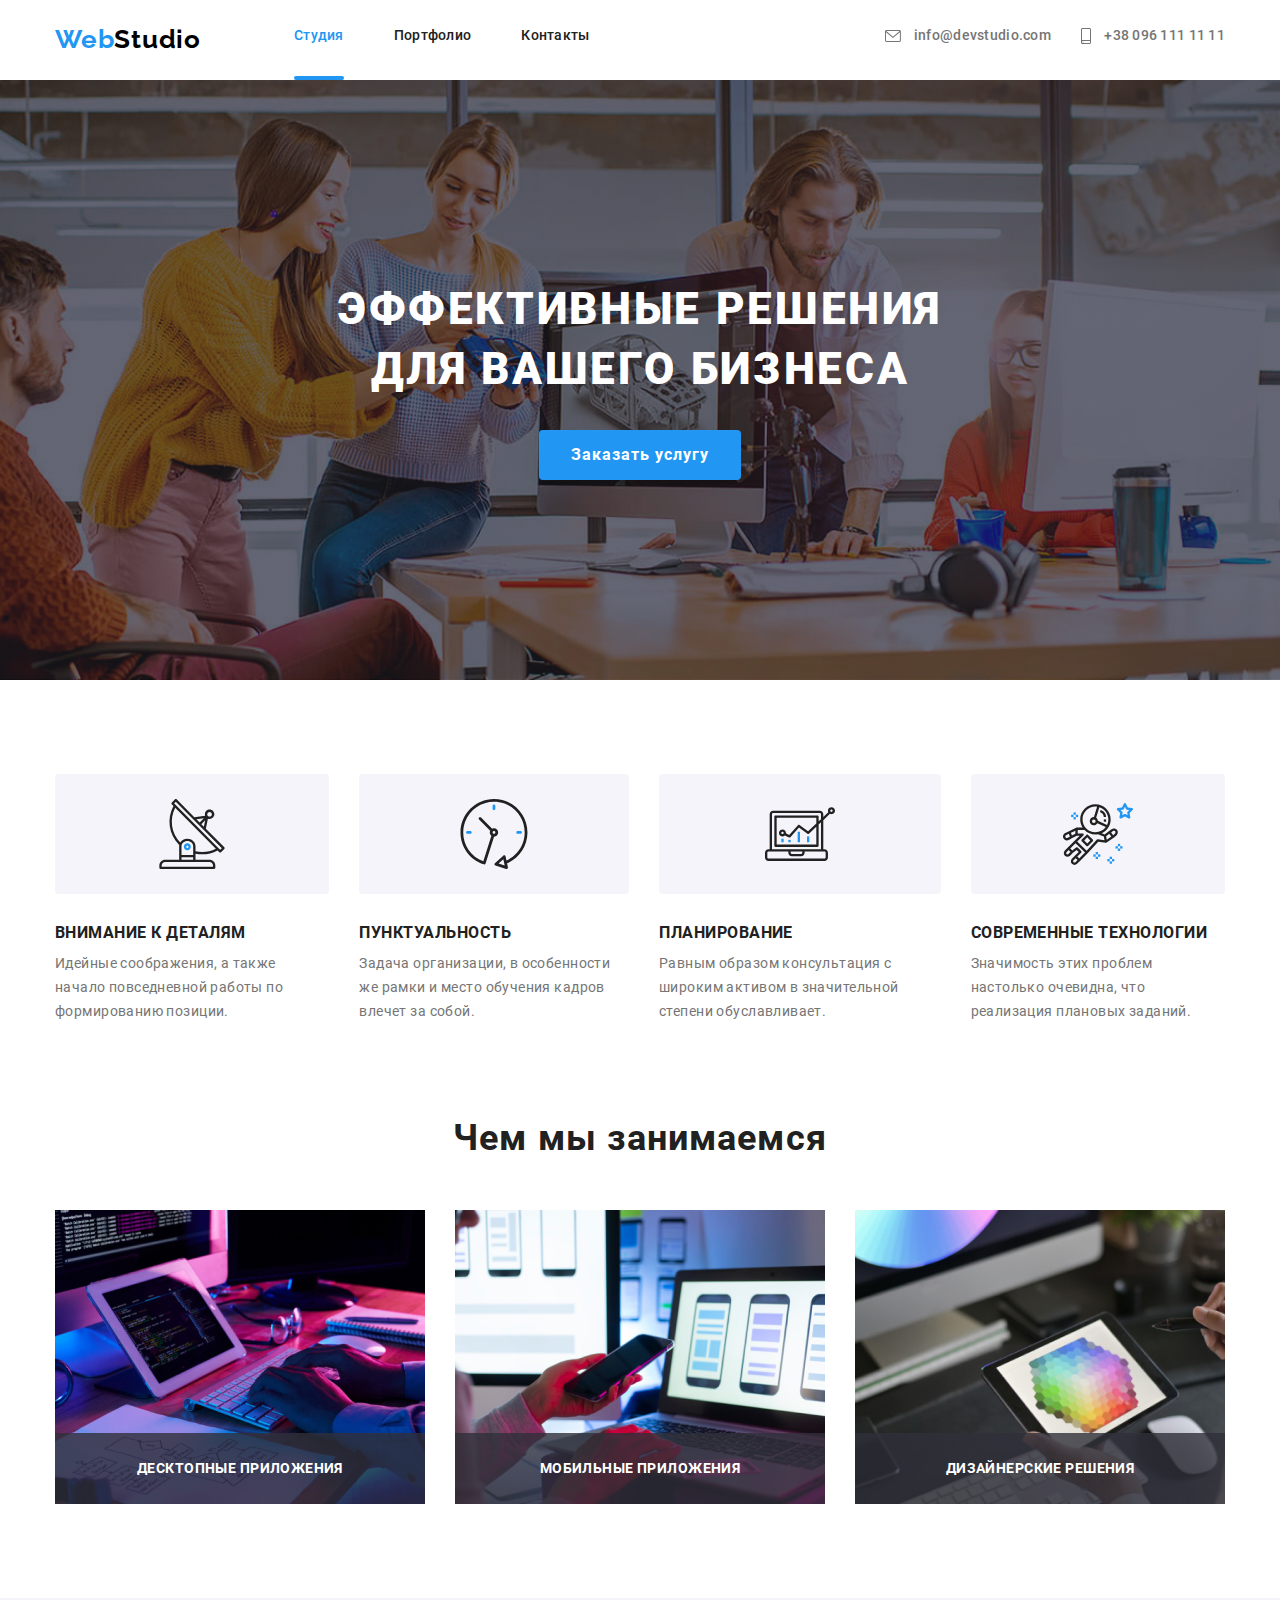
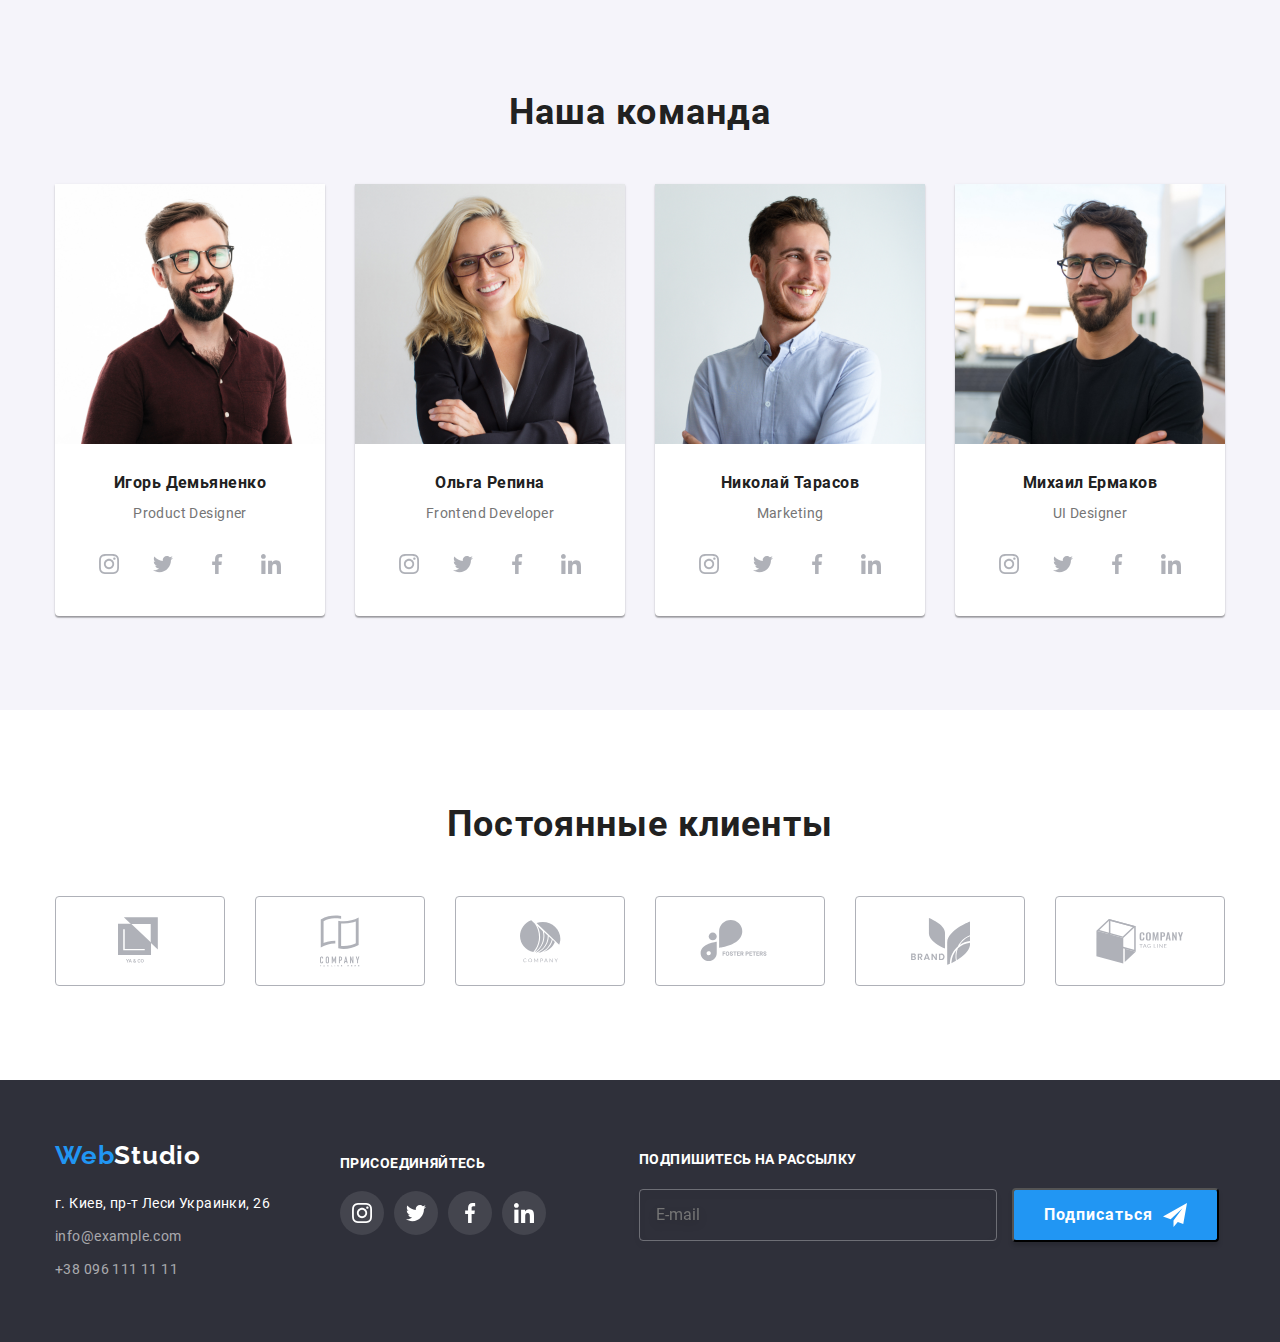
<file: index.html>
<!DOCTYPE html>
<html lang="ru">
  <head>
    <meta charset="UTF-8" />
    <meta name="viewport" content="width=device-width>, initial-scale=1.0" />
    <title>WebStudio</title>
    <link href="https://fonts.googleapis.com/css2?family=Raleway:wght@700&display=swap" rel="stylesheet" />
    <link
      rel="stylesheet"
      href="https://cdnjs.cloudflare.com/ajax/libs/modern-normalize/1.0.0/modern-normalize.min.css"
    />
    <link rel="stylesheet" href="./css/styles.css" />
  </head>
  <body>
    <header class="header">
      <div class="container header-container">
        <nav class="navigation">
          <a href="./index.html" class="logo"> <span class="logo-web">Web</span>Studio</a>
          <ul class="list menu">
            <li class="menu-item">
              <a href="./index.html" class="link link-menu current">Студия</a>
            </li>
            <li class="menu-item">
              <a href="./portfolio.html" class="link link-menu">Портфолио</a>
            </li>
            <li class="menu-item">
              <a href="#" class="link link-menu">Контакты</a>
            </li>
          </ul>
        </nav>
        <ul class="list header-contacts">
          <li class="header-contacts-item">
            <a href="mailto:info@devstudio.com" class="link link-menu-contacts link-mail">
              <svg class="header-icons-mail">
                <use href="./img/sprite.svg#mail-icon"></use>
              </svg>
              info@devstudio.com
            </a>
          </li>
          <li class="header-contacts-item">
            <a href="tel:+380961111111" class="link link-menu-contacts">
              <svg class="header-icons-phone">
                <use href="./img/sprite.svg#smartphone-icon"></use>
              </svg>
              +38 096 111 11 11
            </a>
          </li>
        </ul>
      </div>
    </header>
    <main>
      <section class="hero dark-bg">
        <div class="container hero-contant">
          <h1 class="page-title">Эффективные решения для вашего бизнеса</h1>
          <button class="title-button-home" type="button" data-modal-open>Заказать услугу</button>
        </div>
      </section>
      <!--our-pluses-->
      <section class="section-pluses about">
        <div class="container">
          <ul class="list flexbox">
            <li class="list-pluses">
              <h3 class="title-pluses">Внимание к деталям</h3>
              <p>Идейные соображения, а также начало повседневной работы по формированию позиции.</p>
            </li>
            <li class="list-pluses">
              <h3 class="title-pluses">Пунктуальность</h3>
              <p>Задача организации, в особенности же рамки и место обучения кадров влечет за собой.</p>
            </li>
            <li class="list-pluses">
              <h3 class="title-pluses">Планирование</h3>
              <p>Равным образом консультация с широким активом в значительной степени обуславливает.</p>
            </li>
            <li class="list-pluses">
              <h3 class="title-pluses">Современные технологии</h3>
              <p>Значимость этих проблем настолько очевидна, что реализация плановых заданий.</p>
            </li>
          </ul>
        </div>
      </section>
      <!--activity-of-the-company-->
      <section class="section activity">
        <div class="container">
          <h2 class="section-title">Чем мы занимаемся</h2>
          <ul class="list flexbox">
            <li class="activity-title">
              <h3 class="list-title">Десктопные приложения</h3>
              <img class="activity" src="img/box-1.jpg" alt="руки печатают на клавиатуре" width="370" height="294" />
            </li>
            <li class="activity-title">
              <h3 class="list-title">Мобильные приложения</h3>
              <img src="img/box-2.jpg" alt="телефон на фоне ноутбука" width="370" height="294" />
            </li>
            <li class="activity-title">
              <h3 class="list-title">Дизайнерские решения</h3>
              <img src="img/box-3.jpg" alt="спектр цветов на планшете" width="370" height="294" />
            </li>
          </ul>
        </div>
      </section>
      <!--our-team-->
      <section class="section team">
        <div class="container">
          <h2 class="section-title">Наша команда</h2>
          <ul class="list flexbox">
            <li class="team-title">
              <img src="img/igor.jpg" alt="мужчина в очках" width="270" height="260" />
              <h3 class="title-name">Игорь Демьяненко</h3>
              <p class="profession">Product Designer</p>
              <ul class="list social-icons">
                <li class="social-icons-item">
                  <a
                    class="social-icons-link"
                    href="https://instagram.com/"
                    target="_blank"
                    rel="noopener noreferer"
                    aria-label="Instagram"
                  >
                    <svg class="social-icons-svg">
                      <use href="./img/sprite.svg#instagram-icon"></use>
                    </svg>
                  </a>
                </li>
                <li class="social-icons-item">
                  <a
                    class="social-icons-link"
                    href="https://twitter.com/"
                    target="_blank"
                    rel="noopener noreferer"
                    aria-label="Twitter"
                  >
                    <svg class="social-icons-svg">
                      <use href="./img/sprite.svg#twitter-icon"></use>
                    </svg>
                  </a>
                </li>
                <li class="social-icons-item">
                  <a
                    class="social-icons-link"
                    href="https://facebook.com/"
                    target="_blank"
                    rel="noopener noreferer"
                    aria-label="Facebook"
                  >
                    <svg class="social-icons-svg">
                      <use href="./img/sprite.svg#facebook-icon"></use>
                    </svg>
                  </a>
                </li>
                <li class="social-icons-item">
                  <a
                    class="social-icons-link"
                    href="https://linkedin.com/"
                    target="_blank"
                    rel="noopener noreferer"
                    aria-label="Linkedin"
                  >
                    <svg class="social-icons-svg">
                      <use href="./img/sprite.svg#linkedin-icon"></use>
                    </svg>
                  </a>
                </li>
              </ul>
            </li>
            <li class="team-title">
              <img src="img/olga.jpg" alt="женщина в очках" width="270" height="260" />
              <h3 class="title-name">Ольга Репина</h3>
              <p class="profession">Frontend Developer</p>
              <ul class="list social-icons">
                <li class="social-icons-item">
                  <a
                    class="social-icons-link"
                    href="https://instagram.com/"
                    target="_blank"
                    rel="noopener noreferer"
                    aria-label="Instagram"
                  >
                    <svg class="social-icons-svg">
                      <use href="./img/sprite.svg#instagram-icon"></use>
                    </svg>
                  </a>
                </li>
                <li class="social-icons-item">
                  <a
                    class="social-icons-link"
                    href="https://twitter.com/"
                    target="_blank"
                    rel="noopener noreferer"
                    aria-label="Twitter"
                  >
                    <svg class="social-icons-svg">
                      <use href="./img/sprite.svg#twitter-icon"></use>
                    </svg>
                  </a>
                </li>
                <li class="social-icons-item">
                  <a
                    class="social-icons-link"
                    href="https://facebook.com/"
                    target="_blank"
                    rel="noopener noreferer"
                    aria-label="Facebook"
                  >
                    <svg class="social-icons-svg">
                      <use href="./img/sprite.svg#facebook-icon"></use>
                    </svg>
                  </a>
                </li>
                <li class="social-icons-item">
                  <a
                    class="social-icons-link"
                    href="https://linkedin.com/"
                    target="_blank"
                    rel="noopener noreferer"
                    aria-label="Linkedin"
                  >
                    <svg class="social-icons-svg">
                      <use href="./img/sprite.svg#linkedin-icon"></use>
                    </svg>
                  </a>
                </li>
              </ul>
            </li>
            <li class="team-title">
              <img src="img/nikolay.jpg" alt="улыбающийся мужщина" width="270" height="260" />
              <h3 class="title-name">Николай Тарасов</h3>
              <p class="profession">Marketing</p>
              <ul class="list social-icons">
                <li class="social-icons-item">
                  <a
                    class="social-icons-link"
                    href="https://instagram.com/"
                    target="_blank"
                    rel="noopener noreferer"
                    aria-label="Instagram"
                  >
                    <svg class="social-icons-svg">
                      <use href="./img/sprite.svg#instagram-icon"></use>
                    </svg>
                  </a>
                </li>
                <li class="social-icons-item">
                  <a
                    class="social-icons-link"
                    href="https://twitter.com/"
                    target="_blank"
                    rel="noopener noreferer"
                    aria-label="Twitter"
                  >
                    <svg class="social-icons-svg">
                      <use href="./img/sprite.svg#twitter-icon"></use>
                    </svg>
                  </a>
                </li>
                <li class="social-icons-item">
                  <a
                    class="social-icons-link"
                    href="https://facebook.com/"
                    target="_blank"
                    rel="noopener noreferer"
                    aria-label="Facebook"
                  >
                    <svg class="social-icons-svg">
                      <use href="./img/sprite.svg#facebook-icon"></use>
                    </svg>
                  </a>
                </li>
                <li class="social-icons-item">
                  <a
                    class="social-icons-link"
                    href="https://linkedin.com/"
                    target="_blank"
                    rel="noopener noreferer"
                    aria-label="Linkedin"
                  >
                    <svg class="social-icons-svg">
                      <use href="./img/sprite.svg#linkedin-icon"></use>
                    </svg>
                  </a>
                </li>
              </ul>
            </li>
            <li class="team-title">
              <img src="img/michail.jpg" alt="мужчина в очках" width="270" height="260" />
              <h3 class="title-name">Михаил Ермаков</h3>
              <p class="profession">UI Designer</p>
              <ul class="list social-icons">
                <li class="social-icons-item">
                  <a
                    class="social-icons-link"
                    href="https://instagram.com/"
                    target="_blank"
                    rel="noopener noreferer"
                    aria-label="Instagram"
                  >
                    <svg class="social-icons-svg">
                      <use href="./img/sprite.svg#instagram-icon"></use>
                    </svg>
                  </a>
                </li>
                <li class="social-icons-item">
                  <a
                    class="social-icons-link"
                    href="https://twitter.com/"
                    target="_blank"
                    rel="noopener noreferer"
                    aria-label="Twitter"
                  >
                    <svg class="social-icons-svg">
                      <use href="./img/sprite.svg#twitter-icon"></use>
                    </svg>
                  </a>
                </li>
                <li class="social-icons-item">
                  <a
                    class="social-icons-link"
                    href="https://facebook.com/"
                    target="_blank"
                    rel="noopener noreferer"
                    aria-label="Facebook"
                  >
                    <svg class="social-icons-svg">
                      <use href="./img/sprite.svg#facebook-icon"></use>
                    </svg>
                  </a>
                </li>
                <li class="social-icons-item">
                  <a
                    class="social-icons-link"
                    href="https://linkedin.com/"
                    target="_blank"
                    rel="noopener noreferer"
                    aria-label="Linkedin"
                  >
                    <svg class="social-icons-svg">
                      <use href="./img/sprite.svg#linkedin-icon"></use>
                    </svg>
                  </a>
                </li>
              </ul>
            </li>
          </ul>
        </div>
      </section>
      <section class="section customers">
        <div class="container">
          <h2 class="title section-title">Постоянные клиенты</h2>
          <ul class="list customers-list">
            <li class="customers-item">
              <a class="customers-link" href="" target="_blank" rel="noopener noreferer" aria-label="Company1">
                <svg class="customers-icons-svg customers-icons-svg1">
                  <use href="./img/sprite.svg#logo1-icon"></use>
                </svg>
              </a>
            </li>
            <li class="customers-item">
              <a class="customers-link" href="" target="_blank" rel="noopener noreferer" aria-label="Company2">
                <svg class="customers-icons-svg customers-icons-svg2">
                  <use href="./img/sprite.svg#logo2-icon"></use>
                </svg>
              </a>
            </li>
            <li class="customers-item">
              <a class="customers-link" href="" target="_blank" rel="noopener noreferer" aria-label="Company3">
                <svg class="customers-icons-svg customers-icons-svg3">
                  <use href="./img/sprite.svg#logo3-icon"></use>
                </svg>
              </a>
            </li>
            <li class="customers-item">
              <a class="customers-link" href="" target="_blank" rel="noopener noreferer" aria-label="Company4">
                <svg class="customers-icons-svg customers-icons-svg4">
                  <use href="./img/sprite.svg#logo4-icon"></use>
                </svg>
              </a>
            </li>
            <li class="customers-item">
              <a class="customers-link" href="" target="_blank" rel="noopener noreferer" aria-label="Company5">
                <svg class="customers-icons-svg customers-icons-svg5">
                  <use href="./img/sprite.svg#logo5-icon"></use>
                </svg>
              </a>
            </li>
            <li class="customers-item">
              <a class="customers-link" href="" target="_blank" rel="noopener noreferer" aria-label="Company6">
                <svg class="customers-icons-svg customers-icons-svg6">
                  <use href="./img/sprite.svg#logo6-icon"></use>
                </svg>
              </a>
            </li>
          </ul>
        </div>
      </section>
    </main>
    <!--contacts-->
    <footer class="dark-bg container-footer">
      <div class="container">
        <div>
          <a href="./index.html" class="logo-white"><span class="logo-web">Web</span>Studio</a>
          <ul class="list">
            <li class="footer-item">
              <address class="address">г. Киев, пр-т Леси Украинки, 26</address>
            </li>
            <li class="footer-item">
              <a href="mailto:info@example.com" class="link link-contacts">info@example.com</a>
            </li>
            <li class="footer-item">
              <a href="tel:+380961111111" class="link link-contacts tell">+38 096 111 11 11</a>
            </li>
          </ul>
        </div>
        <div class="footer-social">
          <h4 class="title">Присоединяйтесь</h4>
          <ul class="list social-icons">
            <li class="social-icons-item">
              <a
                class="social-icons-link footer-icons-link"
                href="https://instagram.com/"
                target="_blank"
                rel="noopener noreferer"
                aria-label="Instagram"
              >
                <svg class="social-icons-svg">
                  <use href="./img/sprite.svg#instagram-icon"></use>
                </svg>
              </a>
            </li>
            <li class="social-icons-item">
              <a
                class="social-icons-link footer-icons-link"
                href="https://twitter.com/"
                target="_blank"
                rel="noopener noreferer"
                aria-label="Twitter"
              >
                <svg class="social-icons-svg">
                  <use href="./img/sprite.svg#twitter-icon"></use>
                </svg>
              </a>
            </li>
            <li class="social-icons-item">
              <a
                class="social-icons-link footer-icons-link"
                href="https://facebook.com/"
                target="_blank"
                rel="noopener noreferer"
                aria-label="Facebook"
              >
                <svg class="social-icons-svg">
                  <use href="./img/sprite.svg#facebook-icon"></use>
                </svg>
              </a>
            </li>
            <li class="social-icons-item">
              <a
                class="social-icons-link footer-icons-link"
                href="https://linkedin.com/"
                target="_blank"
                rel="noopener noreferer"
                aria-label="Linkedin"
              >
                <svg class="social-icons-svg">
                  <use href="./img/sprite.svg#linkedin-icon"></use>
                </svg>
              </a>
            </li>
          </ul>
        </div>
        <form class="footer-newslatter">
          <span>Подпишитесь на рассылку</span>
          <input name="subscribe" type="text" placeholder="E-mail" />
          <button class="newslatter-btn">
            Подписаться
            <svg class="newslatter-btn-ico">
              <use href="./img/sprite.svg#icon-send"></use>
            </svg>
          </button>
        </form>
      </div>
    </footer>

    <div class="backdrop is-hidden" data-modal>
      <div class="modal">
        <button class="btn-close" data-modal-close>
          <svg class="btn-close-svg" width="11px" height="11px">
            <use href="./img/sprite.svg#icon-vector"></use>
          </svg>
        </button>
        <h3 class="modal-title">Оставьте свои данные, мы вам перезвоним</h3>
        <form action="">
          <div class="modal-content">
            <label class="modal-content-label">
              Имя
              <input class="modal-content-imput" type="name" name="name" />
              <svg class="modal-content-icon" width="12px" height="12px">
                <use href="./img/sprite.svg#name"></use>
              </svg>
            </label>
            <label class="modal-content-label">
              Телефон
              <input class="modal-content-imput" type="tell" name="phone" />
              <svg class="modal-content-icon" width="13px" height="13px">
                <use href="./img/sprite.svg#tell"></use>
              </svg>
            </label>
            <label class="modal-content-label">
              Почта
              <input class="modal-content-imput" type="mail" name="mail" />
              <svg class="modal-content-icon" width="18px" height="15px">
                <use href="./img/sprite.svg#mail"></use>
              </svg>
            </label>
            <label class="modal-content-label">
              Комментарий
              <textarea
                class="modal-content-imput coments"
                name="user-comments"
                rows="10"
                placeholder="Введите текст"
              ></textarea>
            </label>
            <label class="modal-content-check">
              <input class="modal-input-check visually-hidden" type="checkbox" name="user-contract" />
              <a class="modal-link" href="#">Условия договора</a>
              Соглашаюсь с рассылкой и принимаю
              <span class="input-check-castom">
                <svg width="14px" height="13px">
                  <use href="./img/sprite.svg#done"></use>
                </svg>
              </span>
            </label>

            <button class="modal-content-button" type="submit">Отправить</button>
          </div>
        </form>
      </div>
    </div>
    <script src="./js/modal.js"></script>
  </body>
</html>
</file>
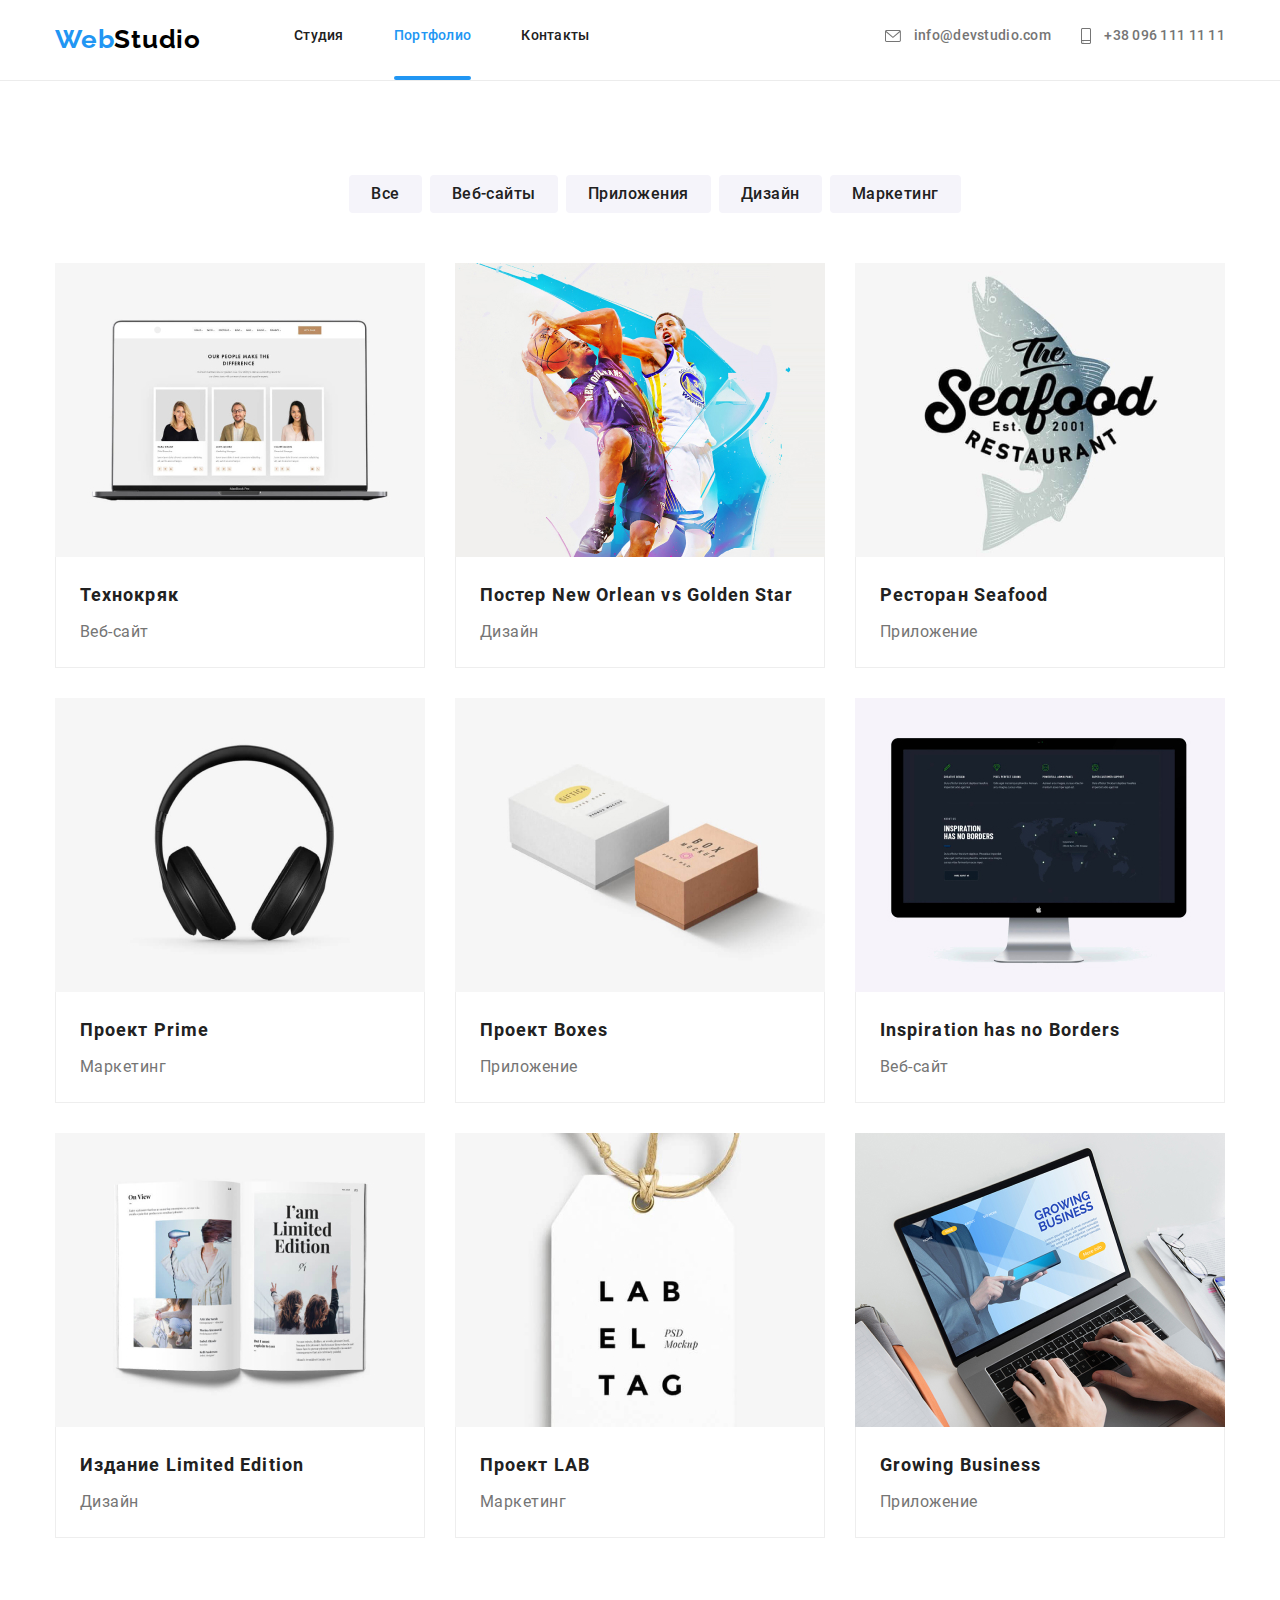
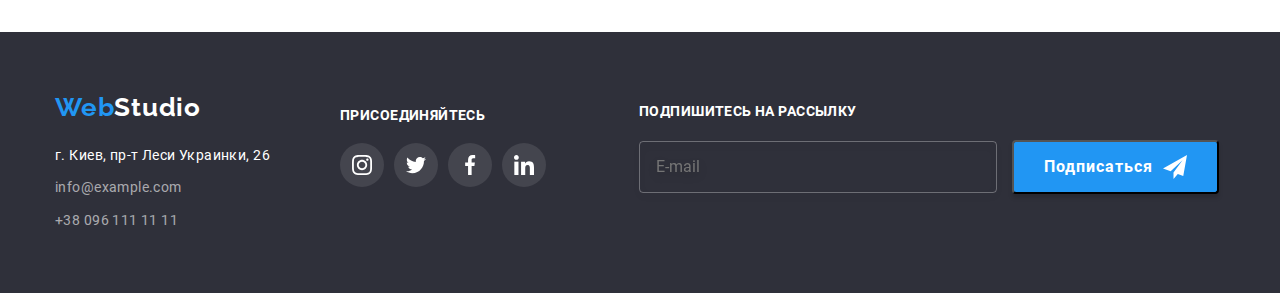
<file: portfolio.html>
<!DOCTYPE html>
<html lang="ru">
  <head>
    <meta charset="UTF-8" />
    <meta name="viewport" content="width=device-width, initial-scale=1.0" />
    <title>WebStudio</title>
    <link href="https://fonts.googleapis.com/css2?family=Raleway:wght@700&display=swap" rel="stylesheet" />
    <link
      rel="stylesheet"
      href="https://cdnjs.cloudflare.com/ajax/libs/modern-normalize/1.0.0/modern-normalize.min.css"
    />
    <link rel="stylesheet" href="./css/styles.css" />
  </head>
  <body>
    <header class="header-line">
      <div class="container header-container">
        <nav class="navigation">
          <a href="./index.html" class="logo"><span class="logo-web">Web</span>Studio</a>
          <ul class="list menu">
            <li class="menu-item">
              <a href="./index.html" class="link link-menu">Студия</a>
            </li>
            <li class="menu-item">
              <a href="./portfolio.html" class="link link-menu current">Портфолио</a>
            </li>
            <li class="menu-item">
              <a href="#" class="link link-menu">Контакты</a>
            </li>
          </ul>
        </nav>
        <ul class="list navigation">
          <li class="header-contacts-item">
            <a href="mailto:info@devstudio.com" class="link link-menu-contacts link-mail">
              <svg class="header-icons-mail">
                <use href="./img/sprite.svg#mail-icon"></use>
              </svg>
              info@devstudio.com
            </a>
          </li>
          <li class="header-contacts-item">
            <a href="tel:+380961111111" class="link link-menu-contacts">
              <svg class="header-icons-phone">
                <use href="./img/sprite.svg#smartphone-icon"></use>
              </svg>
              +38 096 111 11 11
            </a>
          </li>
        </ul>
      </div>
    </header>
    <main>
      <section class="container portfolio">
        <div class="container portfolio-nav">
          <h1 class="title section-title visually-hidden">Портфолио</h1>
          <ul class="list portfolio-menu">
            <li class="potfolio-menu-item">
              <button class="title-button" type="button">Все</button>
            </li>
            <li class="potfolio-menu-item">
              <button class="title-button" type="button">Веб-сайты</button>
            </li>
            <li class="potfolio-menu-item">
              <button class="title-button" type="button">Приложения</button>
            </li>
            <li class="potfolio-menu-item">
              <button class="title-button" type="button">Дизайн</button>
            </li>
            <li class="potfolio-menu-item">
              <button class="title-button" type="button">Маркетинг</button>
            </li>
          </ul>
        </div>
      </section>
      <section class="raboty">
        <div class="container">
          <ul class="list portfolio-menu-list">
            <li class="portfolio-item">
              <a href="" class="project-link">
                <div class="project-card-overlay">
                  <img class="portfolio-photo" src="img/img-1.jpg" alt="открытый ноутбук" width="370" />
                  <p class="project-title-description">
                    Технокряк это современная площадка распространения коронавируса. Компании используют эту платформу
                    для цифрового шпионажа и атак на защищённые сервера конкурентов.
                  </p>
                </div>
                <div class="portfolio-text">
                  <h3 class="title-portfolio">Технокряк</h3>
                  <p class="title-description">Веб-сайт</p>
                </div>
              </a>
            </li>
            <li class="portfolio-item">
              <a href="" class="project-link">
                <div class="project-card-overlay">
                  <img class="portfolio-photo" src="img/img-2.jpg" alt="два баскетболиста" width="370" />
                  <p class="project-title-description">
                    Lorem ipsum, dolor sit amet consectetur adipisicing elit. Velit asperiores unde consectetur
                    recusandae iste at sapiente doloribus hic, rem molestiae nobis porro quidem nam nostrum,
                    necessitatibus deserunt tempora, repellat quisquam.
                  </p>
                </div>
                <div class="portfolio-text">
                  <h3 class="title-portfolio">Постер New Orlean vs Golden Star</h3>
                  <p class="title-description">Дизайн</p>
                </div>
              </a>
            </li>
            <li class="portfolio-item">
              <a href="" class="project-link">
                <div class="project-card-overlay">
                  <img class="portfolio-photo" src="img/img-3.jpg" alt="логотип ресторана" width="370" />
                  <p class="project-title-description">
                    Lorem ipsum dolor sit amet, consectetur adipisicing elit. Aperiam expedita quo animi soluta ipsam,
                    voluptatem dicta, in exercitationem fuga id possimus ab adipisci molestiae, eum quae odit dolorem
                    provident distinctio.
                  </p>
                </div>
                <div class="portfolio-text">
                  <h3 class="title-portfolio">Ресторан Seafood</h3>
                  <p class="title-description">Приложение</p>
                </div>
              </a>
            </li>
            <li class="portfolio-item">
              <a href="" class="project-link">
                <div class="project-card-overlay">
                  <img class="portfolio-photo" src="img/img-4.jpg" alt="наушники" width="370" />
                  <p class="project-title-description">
                    Lorem ipsum dolor sit amet consectetur adipisicing elit. Totam quod expedita vitae facilis aliquid
                    impedit voluptas? Doloremque error odit laborum! Neque, cum eaque nam hic doloremque laudantium
                    porro temporibus iusto.
                  </p>
                </div>
                <div class="portfolio-text">
                  <h3 class="title-portfolio">Проект Prime</h3>
                  <p class="title-description">Маркетинг</p>
                </div>
              </a>
            </li>
            <li class="portfolio-item">
              <a href="" class="project-link">
                <div class="project-card-overlay">
                  <img class="portfolio-photo" src="img/img-5.jpg" alt="две коробки" width="370" />
                  <p class="project-title-description">
                    Lorem ipsum dolor sit amet consectetur adipisicing elit. Consequuntur reiciendis nemo sapiente
                    ipsum, quo ducimus tempora illum explicabo pariatur! Natus iusto harum recusandae magnam perferendis
                    quo beatae eius possimus sit?
                  </p>
                </div>
                <div class="portfolio-text">
                  <h3 class="title-portfolio">Проект Boxes</h3>
                  <p class="title-description">Приложение</p>
                </div>
              </a>
            </li>
            <li class="portfolio-item">
              <a href="" class="project-link">
                <div class="project-card-overlay">
                  <img class="portfolio-photo" src="img/img-6.jpg" alt="монитор" width="370" />
                  <p class="project-title-description">
                    Lorem ipsum dolor sit amet consectetur adipisicing elit. At deleniti quibusdam tenetur, quidem,
                    autem rem magni unde distinctio possimus ex molestias libero hic doloremque perspiciatis ad, dolores
                    quasi aut repudiandae.
                  </p>
                </div>
                <div class="portfolio-text">
                  <h3 class="title-portfolio">Inspiration has no Borders</h3>
                  <p class="title-description">Веб-сайт</p>
                </div>
              </a>
            </li>
            <li class="portfolio-item">
              <a href="" class="project-link">
                <div class="project-card-overlay">
                  <img class="portfolio-photo" src="img/img-7.jpg" alt="развернутый журнал" width="370" />
                  <p class="project-title-description">
                    Lorem ipsum dolor sit amet consectetur adipisicing elit. Reprehenderit id ipsam in quos vero dolorem
                    excepturi expedita rerum aut, dicta voluptates commodi culpa eveniet laudantium harum porro
                    architecto, laborum sint?
                  </p>
                </div>
                <div class="portfolio-text">
                  <h3 class="title-portfolio">Издание Limited Edition</h3>
                  <p class="title-description">Дизайн</p>
                </div>
              </a>
            </li>
            <li class="portfolio-item">
              <a href="" class="project-link">
                <div class="project-card-overlay">
                  <img class="portfolio-photo" src="img/img-8.jpg" alt="этикетка" width="370" />
                  <p class="project-title-description">
                    Lorem ipsum dolor sit amet, consectetur adipisicing elit. Est sunt iste autem incidunt sit non amet
                    repellat quidem debitis dolorem magnam aliquid qui, placeat officia delectus odio enim beatae
                    numquam?
                  </p>
                </div>
                <div class="portfolio-text">
                  <h3 class="title-portfolio">Проект LAB</h3>
                  <p class="title-description">Маркетинг</p>
                </div>
              </a>
            </li>
            <li class="portfolio-item">
              <a href="" class="project-link">
                <div class="project-card-overlay">
                  <img class="portfolio-photo" src="img/img-9.jpg" alt="руки на клавиатуре ноутбука" width="370" />
                  <p class="project-title-description">
                    Lorem ipsum dolor sit amet consectetur adipisicing elit. Adipisci iste nulla fugiat? Sed, enim
                    veniam cumque iste distinctio architecto id ad fugiat repellendus aperiam qui eos illum, eum quia?
                    Perspiciatis.
                  </p>
                </div>
                <div class="portfolio-text">
                  <h3 class="title-portfolio">Growing Business</h3>
                  <p class="title-description">Приложение</p>
                </div>
              </a>
            </li>
          </ul>
        </div>
      </section>
    </main>
    <footer class="dark-bg container-footer">
      <div class="container">
        <div>
          <a href="./index.html" class="logo-white"><span class="logo-web">Web</span>Studio</a>
          <ul class="list">
            <li class="footer-item">
              <address class="address">г. Киев, пр-т Леси Украинки, 26</address>
            </li>
            <li class="footer-item">
              <a href="mailto:info@example.com" class="link link-contacts">info@example.com</a>
            </li>
            <li class="footer-item">
              <a href="tel:+380961111111" class="link link-contacts">+38 096 111 11 11</a>
            </li>
          </ul>
        </div>
        <div class="footer-social">
          <h4 class="title">Присоединяйтесь</h4>
          <ul class="list social-icons">
            <li class="social-icons-item">
              <a
                class="social-icons-link footer-icons-link"
                href="https://instagram.com/"
                target="_blank"
                rel="noopener noreferer"
                aria-label="Instagram"
              >
                <svg class="social-icons-svg">
                  <use href="./img/sprite.svg#instagram-icon"></use>
                </svg>
              </a>
            </li>
            <li class="social-icons-item">
              <a
                class="social-icons-link footer-icons-link"
                href="https://twitter.com/"
                target="_blank"
                rel="noopener noreferer"
                aria-label="Twitter"
              >
                <svg class="social-icons-svg">
                  <use href="./img/sprite.svg#twitter-icon"></use>
                </svg>
              </a>
            </li>
            <li class="social-icons-item">
              <a
                class="social-icons-link footer-icons-link"
                href="https://facebook.com/"
                target="_blank"
                rel="noopener noreferer"
                aria-label="Facebook"
              >
                <svg class="social-icons-svg">
                  <use href="./img/sprite.svg#facebook-icon"></use>
                </svg>
              </a>
            </li>
            <li class="social-icons-item">
              <a
                class="social-icons-link footer-icons-link"
                href="https://linkedin.com/"
                target="_blank"
                rel="noopener noreferer"
                aria-label="Linkedin"
              >
                <svg class="social-icons-svg">
                  <use href="./img/sprite.svg#linkedin-icon"></use>
                </svg>
              </a>
            </li>
          </ul>
        </div>
        <form class="footer-newslatter">
          <span>Подпишитесь на рассылку</span>
          <input name="mail" type="text" placeholder="E-mail" />
          <button class="newslatter-btn">
            Подписаться
            <svg class="newslatter-btn-ico">
              <use href="./img/sprite.svg#icon-send"></use>
            </svg>
          </button>
        </form>
      </div>
    </footer>
  </body>
</html>
</file>
<file: css/styles.css>
/* roboto-regular - latin_cyrillic */
@font-face {
  font-family: "Roboto";
  font-style: normal;
  font-weight: 400;
  src: url("../fonts/roboto-v20-latin_cyrillic-regular.eot");
  src: local("Roboto"), local("Roboto-Regular"),
    url("../fonts/roboto-v20-latin_cyrillic-regular.eot?#iefix") format("embedded-opentype"),
    /* IE6-IE8 */ url("../fonts/roboto-v20-latin_cyrillic-regular.woff2") format("woff2"),
    /* Super Modern Browsers */ url("../fonts/roboto-v20-latin_cyrillic-regular.woff") format("woff"),
    /* Modern Browsers */ url("../fonts/roboto-v20-latin_cyrillic-regular.ttf") format("truetype"),
    /* Safari, Android, iOS */ url("../fonts/roboto-v20-latin_cyrillic-regular.svg#Roboto") format("svg"); /* Legacy iOS */
}
/* roboto-500 - latin_cyrillic */
@font-face {
  font-family: "Roboto";
  font-style: normal;
  font-weight: 500;
  src: url("../fonts/roboto-v20-latin_cyrillic-500.eot");
  src: local("Roboto Medium"), local("Roboto-Medium"),
    url("../fonts/roboto-v20-latin_cyrillic-500.eot?#iefix") format("embedded-opentype"),
    /* IE6-IE8 */ url("../fonts/roboto-v20-latin_cyrillic-500.woff2") format("woff2"),
    /* Super Modern Browsers */ url("../fonts/roboto-v20-latin_cyrillic-500.woff") format("woff"),
    /* Modern Browsers */ url("../fonts/roboto-v20-latin_cyrillic-500.ttf") format("truetype"),
    /* Safari, Android, iOS */ url("../fonts/roboto-v20-latin_cyrillic-500.svg#Roboto") format("svg"); /* Legacy iOS */
}
/* roboto-700 - latin_cyrillic */
@font-face {
  font-family: "Roboto";
  font-style: normal;
  font-weight: 700;
  src: url("../fonts/roboto-v20-latin_cyrillic-700.eot");
  src: local("Roboto Bold"), local("Roboto-Bold"),
    url("../fonts/roboto-v20-latin_cyrillic-700.eot?#iefix") format("embedded-opentype"),
    /* IE6-IE8 */ url("../fonts/roboto-v20-latin_cyrillic-700.woff2") format("woff2"),
    /* Super Modern Browsers */ url("../fonts/roboto-v20-latin_cyrillic-700.woff") format("woff"),
    /* Modern Browsers */ url("../fonts/roboto-v20-latin_cyrillic-700.ttf") format("truetype"),
    /* Safari, Android, iOS */ url("../fonts/roboto-v20-latin_cyrillic-700.svg#Roboto") format("svg"); /* Legacy iOS */
}
/* roboto-900 - latin_cyrillic */
@font-face {
  font-family: "Roboto";
  font-style: normal;
  font-weight: 900;
  src: url("../fonts/roboto-v20-latin_cyrillic-900.eot");
  src: local("Roboto Black"), local("Roboto-Black"),
    url("../fonts/roboto-v20-latin_cyrillic-900.eot?#iefix") format("embedded-opentype"),
    /* IE6-IE8 */ url("../fonts/roboto-v20-latin_cyrillic-900.woff2") format("woff2"),
    /* Super Modern Browsers */ url("../fonts/roboto-v20-latin_cyrillic-900.woff") format("woff"),
    /* Modern Browsers */ url("../fonts/roboto-v20-latin_cyrillic-900.ttf") format("truetype"),
    /* Safari, Android, iOS */ url("../fonts/roboto-v20-latin_cyrillic-900.svg#Roboto") format("svg"); /* Legacy iOS */
}

:root {
  --main-text-color: #757575;
  --accent-cl: #2196f3;
  --title-cl: #212121;
  --black-cl: #000000;
  --white-cl: #ffffff;
  --dark-bg: #2f303a;
  --team-bg: #f5f4fa;
  --icons: #afb1b8;
}

html {
  box-sizing: border-box;
}

*,
*::before,
*::after {
  box-sizing: inherit;
}

body {
  font-family: "Roboto", sans-serif;
  font-size: 14px;
  line-height: 1.71;
  letter-spacing: 0.03em;
  color: var(--main-text-color);
}

h1,
h2,
h3 {
  margin: 0;
}

.container {
  width: 1200px;
  padding-left: 15px;
  padding-right: 15px;
  margin: 0;
  margin-right: auto;
  margin-left: auto;
  /*outline: 2px solid tomato;*/
}

.menu {
  display: inline-flex;
}

.menu-item:not(:last-child) {
  margin-right: 50px;
}

.menu-item {
  position: relative;
  padding-bottom: 32px;
}

.current {
  color: var(--accent-cl);
}
.current::after {
  position: absolute;
  bottom: 0;
  content: "";
  display: block;
  width: 100%;
  height: 4px;
  background-color: currentColor;
  border-radius: 2px;
}

img {
  display: block;
}

p {
  margin: 0;
}

.header {
  padding-top: 24px;
}

.header-container {
  display: flex;
  align-items: center;
  justify-content: flex-end;
}

.header-line {
  padding-top: 24px;
  border-bottom: 1px solid #ececec;
}

.header-contacts {
  display: flex;
}

.header-contacts-item {
  padding-bottom: 32px;
}

.header-contacts-item:not(:last-child) {
  margin-right: 30px;
}

.header-icons-phone {
  vertical-align: middle;
  width: 10px;
  height: 16px;
  margin-right: 10px;
  fill: var(--main-text-color);
}

.header-icons-mail {
  vertical-align: middle;
  width: 16px;
  height: 12px;
  margin-right: 10px;
  fill: var(--main-text-color);
}

.navigation {
  display: flex;
  align-items: center;
  margin-right: auto;
}

.hero {
  text-align: center;
  padding: 200px 0;
  background-image: linear-gradient(to right, rgba(47, 48, 58, 0.4), rgba(47, 48, 58, 0.4)), url(../img/hero-bg.jpg);
  background-repeat: no-repeat;
  background-position: center center;
}

.hero-contant {
  justify-content: center;
  max-width: 696px;
}

.logo {
  font-family: "Raleway", sans-serif;
  font-style: normal;
  font-weight: bold;
  font-size: 26px;
  line-height: 1.19;
  letter-spacing: 0.03em;
  text-decoration: none;
  color: var(--black-cl);
  margin-right: 93px;
  padding-bottom: 25px;
}

.logo-web {
  color: var(--accent-cl);
}

.logo-white {
  font-family: "Raleway", sans-serif;
  font-style: normal;
  font-weight: bold;
  font-size: 26px;
  line-height: 1.19;
  letter-spacing: 0.03em;
  text-decoration: none;
  color: var(--white-cl);
}

.link {
  font-weight: 500;
  line-height: 1.14;
  letter-spacing: 0.02em;
  text-decoration: none;
  text-decoration: none;
  color: inherit;
  transition-duration: 250ms;
  transition-timing-function: cubic-bezier(0.4, 0, 0.2, 1);
}

.link:hover,
.link:focus {
  color: var(--accent-cl);
  /*transition-duration: 250ms;*/
}

.link:hover .header-icons-mail,
.link:focus .header-icons-mail {
  fill: var(--accent-cl);
}

.link:hover .header-icons-phone,
.link:focus .header-icons-phone {
  fill: var(--accent-cl);
}

.link-menu {
  color: var(--title-cl);
}

.link-menu.current {
  color: var(--accent-cl);
}

.mail-envelope {
  display: flex;
}

.link-menu-contacts {
  align-items: center;
  color: var(--main-text-color);
}

.link-mail {
  align-items: center;
}

.link-contacts {
  font-weight: normal;
  letter-spacing: 0.03em;
  color: rgba(255, 255, 255, 0.6);
}

.list {
  list-style: none;
  margin: 0;
  padding: 0;
}

.flexbox {
  display: flex;
  justify-content: space-between;
  padding: 0;
}

.activity-title {
  position: relative;
}

.list-title {
  font-weight: bold;
  font-size: 14px;
  line-height: 1.2em;
  text-align: center;
  letter-spacing: 0.03em;
  text-transform: uppercase;
  color: var(--white-cl);
  position: absolute;
  left: 0;
  bottom: 0;
  width: 100%;
  padding-top: 27px;
  padding-bottom: 27px;
  background-color: rgba(47, 48, 58, 0.8);
}

.list-pluses:not(:last-child) {
  width: calc(100% - 90px) / 4;
  margin-right: 30px;
}

.list-pluses::before {
  display: block;
  content: "";
  height: 120px;
  margin-bottom: 30px;
  background-repeat: no-repeat;
  background-position: center center;
  background-color: var(--team-bg);
  border-radius: 4px;
}

.list-pluses:nth-child(1)::before {
  background-image: url(../img/icons/antenna.svg);
}

.list-pluses:nth-child(2)::before {
  background-image: url(../img/icons/clock.svg);
}

.list-pluses:nth-child(3)::before {
  background-image: url(../img/icons/diagram.svg);
}

.list-pluses:nth-child(4)::before {
  background-image: url(../img/icons/astronaut.svg);
}

.address {
  margin-top: 20px;
  margin-bottom: 9px;
  font-style: normal;
  color: var(--white-cl);
}

.section-pluses {
  padding-top: 94px;
}

.section {
  padding-top: 94px;
  padding-bottom: 94px;
}

.section-title {
  display: flex;
  justify-content: center;
  padding-bottom: 50px;
  margin: 0;
  font-size: 36px;
  line-height: 1.16em;
  letter-spacing: 0.03em;
  color: var(--title-cl);
}

.title-pluses {
  margin-bottom: 10px;
  line-height: 1.14;
  letter-spacing: 0.03em;
  text-transform: uppercase;
  color: var(--title-cl);
}

.title-name {
  padding-top: 30px;
  padding-bottom: 10px;
  font-size: 16px;
  line-height: 1.18;
  letter-spacing: 0.03em;
  color: var(--title-cl);
}

.profession {
  margin-bottom: 16px;
}

.team {
  background: var(--team-bg);
}

.team-title {
  padding-bottom: 30px;
  text-align: center;
  box-shadow: 0px 1px 3px rgba(0, 0, 0, 0.12), 0px 1px 1px rgba(0, 0, 0, 0.14), 0px 2px 1px rgba(0, 0, 0, 0.2);
  border-radius: 0px 0px 4px 4px;
  background-color: var(--white-cl);
}

.social-icons {
  display: flex;
  justify-content: center;
}

.social-icons-item:not(:last-child) {
  margin-right: 10px;
}

.social-icons-link {
  display: flex;
  justify-content: center;
  align-items: center;
  width: 44px;
  height: 44px;
  border-radius: 50%;
  transition-duration: 250ms;
  transition-timing-function: cubic-bezier(0.4, 0, 0.2, 1);
}

.social-icons-link:hover,
.social-icons-link:focus {
  background-color: var(--accent-cl);
}

.social-icons-svg {
  width: 20px;
  height: 20px;
  fill: var(--icons);
}

.social-icons-link:hover .social-icons-svg,
.social-icons-link:focus .social-icons-svg {
  fill: var(--white-cl);
}

.customers-list {
  display: flex;
  justify-content: center;
}

.customers-item:not(:last-child) {
  margin-right: 30px;
}

.customers-link {
  display: flex;
  justify-content: center;
  align-items: center;
  width: 170px;
  height: 90px;
  border: 1px solid #afb1b8;
  border-radius: 4px;
  transition-duration: 250ms;
  transition-timing-function: cubic-bezier(0.4, 0, 0.2, 1);
}

.customers-link:hover {
  border: 1px solid var(--accent-cl);
  border-radius: 4px;
}

.customers-icons-svg {
  transition-duration: 250ms;
  transition-timing-function: cubic-bezier(0.4, 0, 0.2, 1);
  fill: var(--icons);
}

.customers-link:hover .customers-icons-svg,
.customers-link:focus .customers-icons-svg {
  fill: var(--accent-cl);
}

.customers-icons-svg1 {
  width: 44px;
  height: 49px;
}

.customers-icons-svg2 {
  width: 40px;
  height: 52px;
}

.customers-icons-svg3 {
  width: 41px;
  height: 43px;
}

.customers-icons-svg4 {
  width: 80px;
  height: 42px;
}

.customers-icons-svg5 {
  width: 59px;
  height: 47px;
}

.customers-icons-svg6 {
  width: 88px;
  height: 45px;
}

.page-title {
  margin-top: 0;
  margin-bottom: 30px;
  font-weight: 900;
  font-size: 44px;
  line-height: 1.36;
  text-align: center;
  letter-spacing: 0.06em;
  text-transform: uppercase;
  color: var(--white-cl);
}

.portfolio {
  padding-top: 94px;
  padding-bottom: 0;
}

.raboty {
  padding-bottom: 94px;
}

.portfolio-nav {
  margin-bottom: 50px;
}

.portfolio-menu {
  display: flex;
  justify-content: center;
}

.potfolio-menu-item:not(:last-child) {
  margin-right: 8px;
}

.portfolio-menu-list {
  display: flex;
  flex-wrap: wrap;
}

.portfolio-item {
  width: 370px;
  background: var(--white-cl);
  flex-basis: calc((100% - 60px) / 3);
}

.portfolio-item:not(:nth-child(3n)) {
  margin-right: 30px;
}

.portfolio-item:not(:nth-last-child(-n + 3)) {
  margin-bottom: 30px;
}

.portfolio-item:hover,
.portfolio-item:focus {
  box-shadow: 0px 1px 1px rgba(0, 0, 0, 0.12), 0px 4px 4px rgba(0, 0, 0, 0.06), 1px 4px 6px rgba(0, 0, 0, 0.16);
}

.portfolio-text {
  border-bottom: 1px solid #eeeeee;
  border-left: 1px solid #eeeeee;
  border-right: 1px solid #eeeeee;
  padding: 20px 24px;
}

.container-footer {
  padding-top: 60px;
  padding-bottom: 60px;
}

.container-footer .container {
  display: flex;
}

.footer .logo {
  display: inline-block;
  margin-bottom: 20px;
}

.footer-item:not(:last-child) {
  margin-bottom: 9px;
}

.title {
  font-weight: 700;
  color: var(--title-cl);
}

.footer-social .title {
  margin-top: 15px;
  margin-bottom: 20px;
  font-weight: 700;
  line-height: 1.143;
  text-transform: uppercase;
}

.footer-social {
  margin-left: 70px;
  margin-right: 93px;
}

.footer-social .social-icons-svg {
  fill: var(--white-cl);
}

.footer-icons-link {
  background-color: rgba(255, 255, 255, 0.1);
}

.footer-newslatter {
  padding-top: 12px;
}

.footer-newslatter span {
  display: block;
  margin-bottom: 20px;
  color: var(--white-cl);
  font-weight: 700;
  font-size: 14px;
  line-height: 1.14;
  text-transform: uppercase;
}

.footer-newslatter input {
  width: 358px;
  margin-right: 12px;
  padding: 15px 0 15px 16px;
  font-size: 16px;
  line-height: 1.25;
  color: rgba(255, 255, 255, 0.6);
  border: 1px solid rgba(255, 255, 255, 0.3);
  filter: drop-shadow(0px 4px 4px rgba(0, 0, 0, 0.15));
  border-radius: 4px;
  background: transparent;
}
.newslatter-btn {
  display: inline-flex;
  align-items: center;
  padding: 10px 30px;
  color: var(--white-cl);
  font-size: 16px;
  font-weight: 700;
  line-height: 1.875;
  letter-spacing: 0.06em;
  border-radius: 4px;
  background: var(--accent-cl);
  box-shadow: 0px 4px 4px rgba(0, 0, 0, 0.15);
}
.newslatter-btn-ico {
  width: 24px;
  height: 24px;
  margin-left: 10px;
  fill: var(--white-cl);
}

.title-portfolio {
  margin-bottom: 4px;
  font-weight: 700;
  font-size: 18px;
  line-height: 2;
  letter-spacing: 0.06em;
  color: var(--title-cl);
}

.project-link {
  text-decoration: none;
}

.project-card-overlay {
  position: relative;
  width: 100%;
  overflow: hidden;
}

.project-link:focus .project-card-overlay > .project-title-description,
.project-link:hover .project-card-overlay > .project-title-description {
  opacity: 1;
  transform: translateY(0);
  transition: transform 250ms cubic-bezier(0.4, 0, 0.2, 1);
}

.project-title-description {
  position: absolute;
  opacity: 0;
  bottom: 0;
  top: 0;
  left: 0;
  width: 100%;
  height: 100%;
  padding: 63px 24px;
  margin: 0;
  font-size: 18px;
  line-height: 1.55;
  letter-spacing: 0.03em;
  color: var(--white-cl);
  background-color: rgba(33, 150, 243, 0.9);
  z-index: 2;
  transform: translateY(100%);
}

.title-description {
  margin-bottom: 0;
  font-size: 16px;
  line-height: 1.87;
  letter-spacing: 0.03em;
  color: var(--main-text-color);
}

.title-button {
  padding: 6px 22px;
  font-weight: 500;
  font-size: 16px;
  line-height: 1.62;
  letter-spacing: 0.03em;
  color: var(--title-cl);
  background-color: var(--team-bg);
  border-radius: 4px;
  border: 0;
  transition-duration: 250ms;
  transition-timing-function: cubic-bezier(0.4, 0, 0.2, 1);
}

.title-button:hover,
.title-button:focus {
  color: var(--white-cl);
  background-color: var(--accent-cl);
  box-shadow: 0px 3px 1px rgba(0, 0, 0, 0.1), 0px 1px 2px rgba(0, 0, 0, 0.08), 0px 2px 2px rgba(0, 0, 0, 0.12);
  border-radius: 4px;
  border: 0;
}

.title-button-home {
  display: inline-block;
  justify-content: center;
  padding: 10px 32px;
  box-shadow: 0px 4px 4px rgba(0, 0, 0, 0.15);
  border-radius: 4px;
  font-weight: bold;
  font-size: 16px;
  line-height: 1.87;
  letter-spacing: 0.06em;
  color: var(--white-cl);
  background-color: var(--accent-cl);
  border: 0;
}

.title-button-home:hover,
.title-button-home:focus {
  color: var(--white-cl);
  background-color: var(--accent-cl);
}

.backdrop {
  position: fixed;
  top: 0;
  left: 0;
  right: 0;
  bottom: 0;
  width: 100%;
  height: 100%;
  background-color: rgba(0, 0, 0, 0.2);
  opacity: 1;
  transition: all 0.5s ease-in;
}

.backdrop.is-hidden {
  visibility: hidden;
  opacity: 0;
  pointer-events: none;
}

.is-hidden .modal {
  transform: translate(-50%, 0) scale(0.5);
}

.modal {
  position: absolute;
  top: 50%;
  left: 50%;
  transform: translate(-50%, -50%) scale(1);
  width: 528px;
  height: 581px;
  background: var(--white-cl);
  padding: 40px;
  box-shadow: 0px 1px 3px rgba(0, 0, 0, 0.12), 0px 1px 1px rgba(0, 0, 0, 0.14), 0px 2px 1px rgba(0, 0, 0, 0.2);
  border-radius: 4px;
  transition: transform 0.5s;
}

.modal-content {
  display: flex;
  flex-direction: column;
}

.modal-content-label {
  position: relative;
  display: block;

  font-weight: 400;
  font-size: 12px;
  line-height: 1.166;
  letter-spacing: 0.01em;
  color: var(--main-text-color);
}

.modal-content-label:nth-child(n + 2) {
  margin-top: 10px;
}

.modal-content-imput {
  margin-top: 4px;
  padding-top: 12px;
  padding-right: 16px;
  padding-bottom: 12px;
  padding-left: 35px;

  display: block;

  border: 1px solid rgba(33, 33, 33, 0.2);
  border-radius: 4px;

  width: 100%;
  resize: none;

  transition-property: border;
  transition-duration: 250ms;
  transition-timing-function: cubic-bezier(0.4, 0, 0.2, 1);
}

.modal-content-imput:focus,
.modal-content-imput:hover {
  outline: var(--accent-cl) auto 1px;
  border: 1px solid var(--accent-cl);
}
.modal-content-imput:focus ~ .modal-content-icon,
.modal-content-imput:hover ~ .modal-content-icon {
  fill: var(--accent-cl);
}
.modal-content-imput.coments {
  padding-left: 16px;
  height: 120px;
}

.modal-content-imput.coments::placeholder {
  color: rgba(117, 117, 117, 0.5);
}

.modal-content-icon {
  position: absolute;
  top: 50%;
  left: 12px;

  transition-property: fill;
  transition-duration: 250ms;
  transition-timing-function: cubic-bezier(0.4, 0, 0.2, 1);
}

.modal-content-check {
  display: flex;
  align-items: center;
  flex-direction: row-reverse;

  margin-top: 20px;
  margin-right: auto;
  margin-left: auto;

  font-weight: 400;
  font-size: 14px;
  line-height: 1.714;
  color: var(--main-text-color);
}

.input-check-castom {
  margin-right: 7px;

  width: 16px;
  height: 15px;

  border: 1px solid #212121;
  border-radius: 4px;
  fill: var(--white-cl);
  background-color: var(--white-cl);

  transition-property: background-color, border-color;
  transition-duration: 250ms;
  transition-timing-function: cubic-bezier(0.4, 0, 0.2, 1);
}
.input-check-castom svg {
  display: block;
}
.modal-input-check:checked ~ .input-check-castom {
  background-color: var(--accent-cl);
  border-color: var(--accent-cl);
}

.modal-link {
  font-weight: 400;
  line-height: 1.14;
  letter-spacing: 0.02em;
  color: inherit;
  transition-duration: 250ms;
  transition-timing-function: cubic-bezier(0.4, 0, 0.2, 1);
}

.modal-content-check .modal-link {
  margin-left: 4px;
  color: var(--accent-cl);
}

.modal-content-button {
  margin-top: 30px;
  margin-right: auto;
  margin-left: auto;
  padding-top: 10px;
  padding-right: 55px;
  padding-bottom: 10px;
  padding-left: 56px;

  font-weight: 700;
  font-size: 16px;
  line-height: 1.875;
  letter-spacing: 0.06em;
  color: #ffffff;
  background-color: #2196f3;
  box-shadow: 0px 4px 4px rgba(0, 0, 0, 0.15);
  border-radius: 4px;
  border: 0;

  transition-property: background-color;
  transition-duration: 250ms;
  transition-timing-function: cubic-bezier(0.4, 0, 0.2, 1);
}

.modal-content-button:hover,
.modal-content-button:focus {
  background: #188ce8;
  box-shadow: 0px 4px 4px rgba(0, 0, 0, 0.15);
  border-radius: 4px;
}

.btn-close {
  position: absolute;
  top: 8px;
  right: 8px;
  display: inline-flex;
  justify-content: center;
  align-items: center;
  width: 30px;
  height: 30px;
  border: 1px solid rgba(0, 0, 0, 0.1);
  border-radius: 50%;
  padding: 0;
  background: transparent;
}

.btn-close-svg {
  transition: all 250ms cubic-bezier(0.4, 0, 0.2, 1);
}

.btn-close:hover svg,
.btn-close:focus svg {
  fill: var(--accent-cl);
}

.modal-title {
  margin-top: 0;
  margin-bottom: 12px;
  font-weight: 700;
  font-size: 20px;
  line-height: 1.15;
  letter-spacing: 0.03em;
  color: var(--title-cl);
  text-align: center;
}

.dark-bg {
  background-color: var(--dark-bg);
}

.dark-bg .title {
  color: var(--white-cl);
}

.visually-hidden {
  position: absolute !important;
  clip: rect(1px 1px 1px 1px);
  clip: rect(1px, 1px, 1px, 1px);
  padding: 0 !important;
  border: 0 !important;
  height: 1px !important;
  width: 1px !important;
  overflow: hidden;
}
</file>
